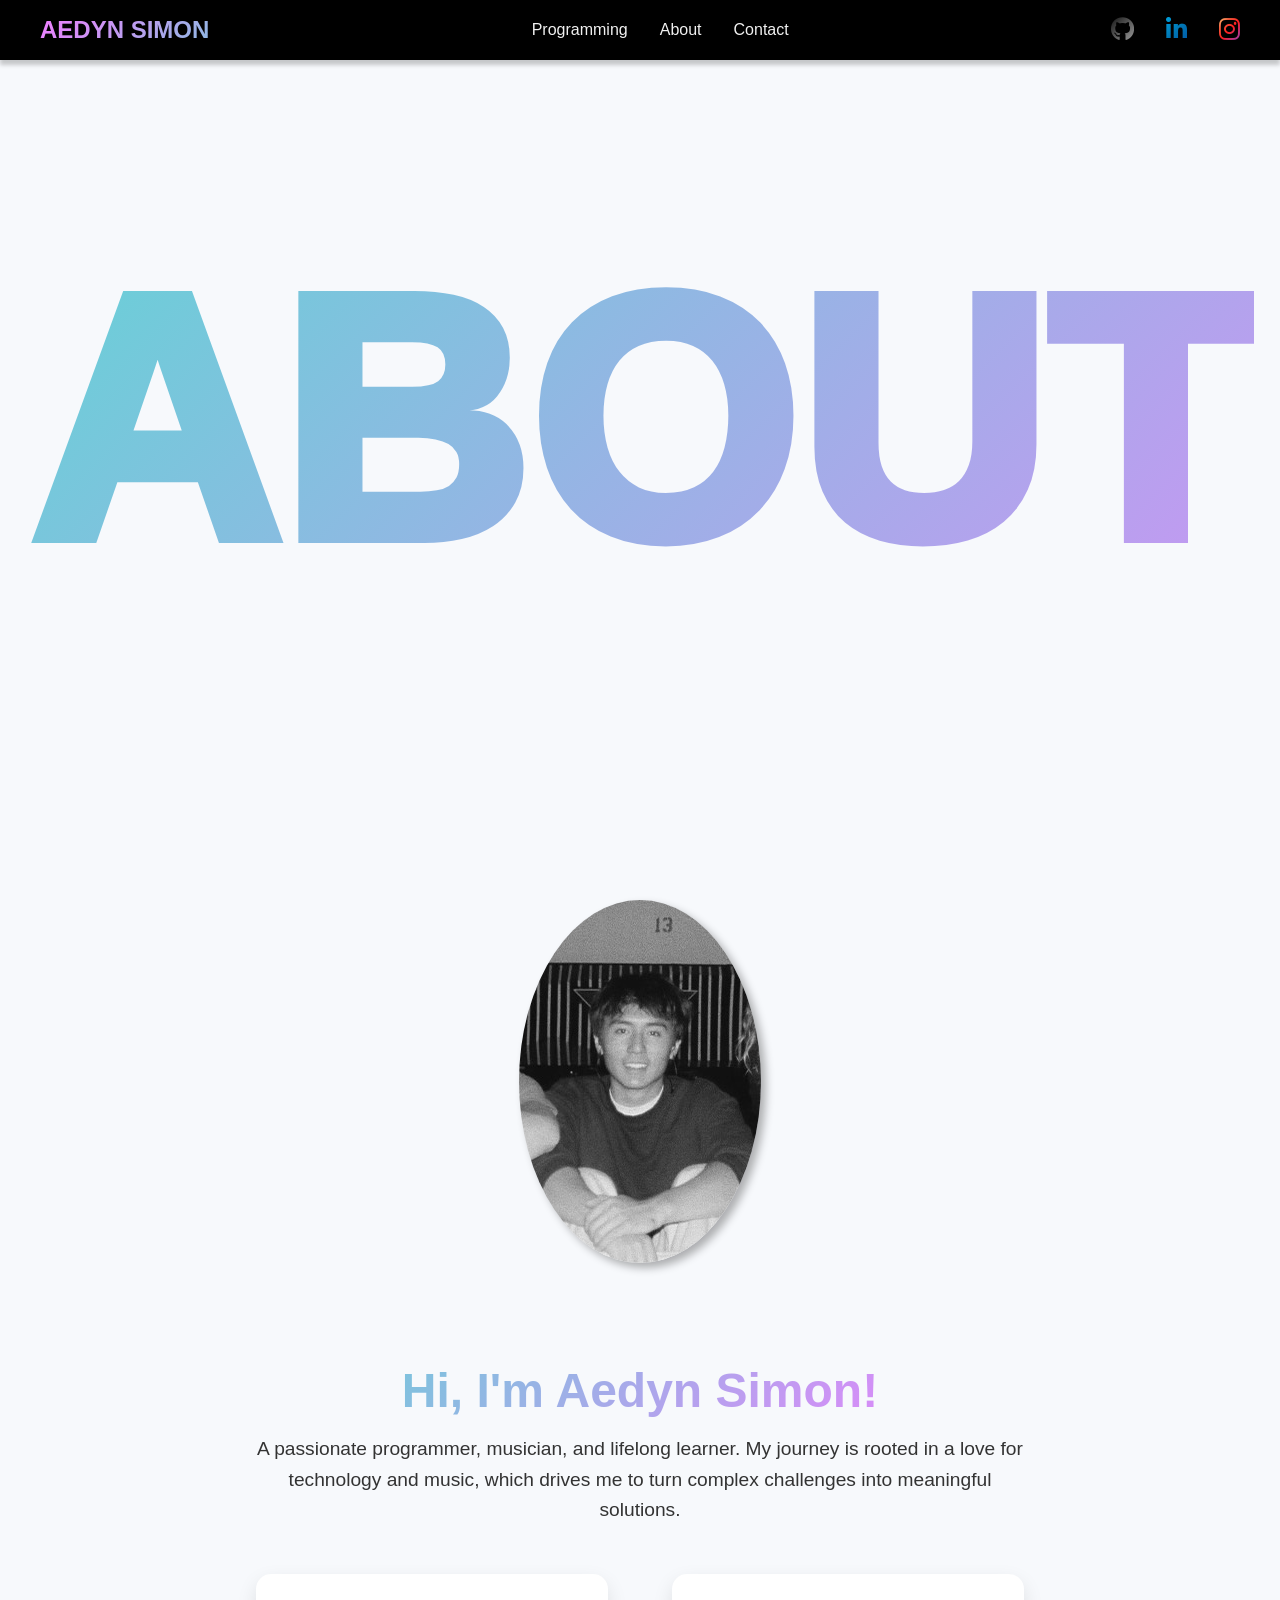
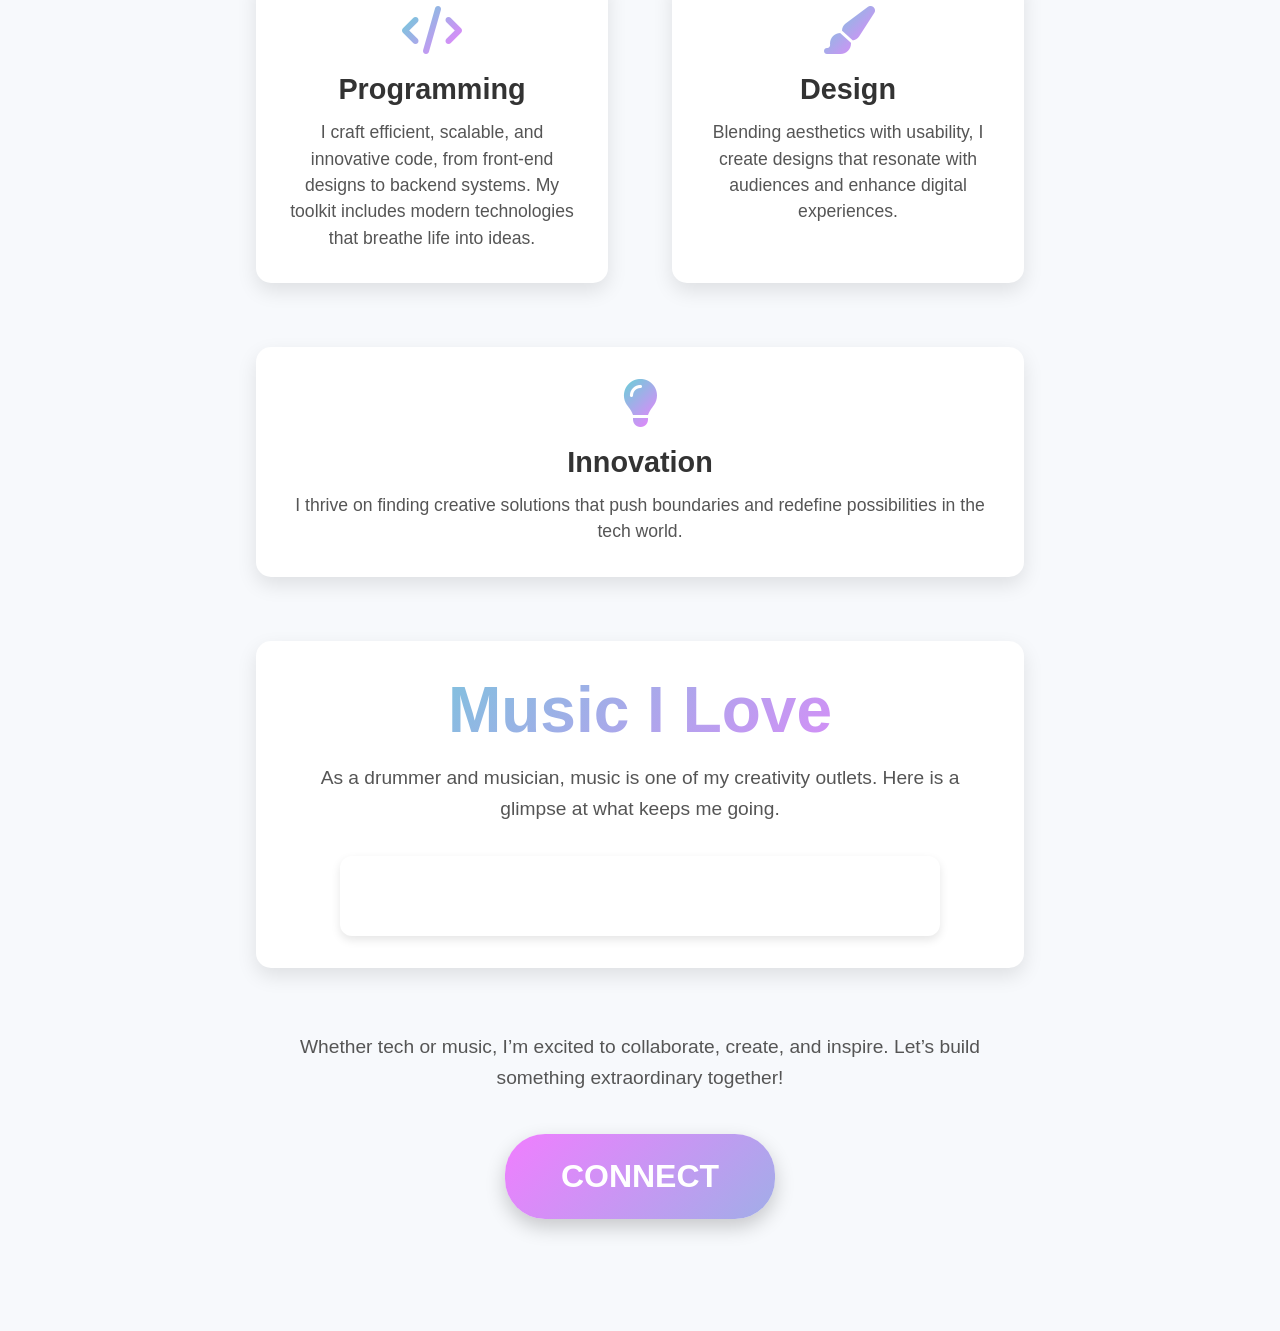
<file: about.html>
<!DOCTYPE html>
<html lang="en">
<head>
    <meta charset="UTF-8">
    <meta name="viewport" content="width=device-width, initial-scale=1.0">
    <title>About</title>
    <!-- Font Awesome CDN -->
    <link rel="stylesheet" href="https://cdnjs.cloudflare.com/ajax/libs/font-awesome/6.5.0/css/all.min.css">
    <link rel="stylesheet" href="css/style.css">
</head>
<body>
    <header>
        <div class="header-container">
            <div class="logo">
                <a href="index.html"><h1>AEDYN SIMON</h1></a>
            </div>
            <nav>
                <ul class="nav-links">
                    <li><a href="programming.html">Programming</a></li>
                    <li><a href="about.html">About</a></li>
                    <li><a href="contact.html">Contact</a></li>
                </ul>
            </nav>
            <div class="social-icons">
                <a href="https://github.com/AedynSimon" target="_blank" class="icon github">
                    <i class="fab fa-github"></i>
                </a>
                <a href="https://www.linkedin.com/in/aedynsimon/" target="_blank" class="icon linkedin">
                    <i class="fab fa-linkedin-in"></i>
                </a>
                <a href="https://www.instagram.com/aedyn_simon/" target="_blank" class="icon instagram">
                    <i class="fab fa-instagram"></i>
                </a>
            </div>
        </div>
    </header>

    <!-- About Head -->
    <main>
        <h1 class="about-head">ABOUT</h1>
    </main>

    <!-- About Section -->
    <section class="about-section">
        <div class="container">
            <div class="profile-image">
                <img src="images/profile-picture.jpeg" alt="Aedyn Simon" />
            </div>
            <div class="about-details">
                <h2 class="about-title">Hi, I'm Aedyn Simon!</h2>
                <p class="about-intro">
                    A passionate programmer, musician, and lifelong learner. My journey is rooted in a love for technology and music, which drives me to turn complex challenges into meaningful solutions.
                </p>
                <div class="about-highlights">
                    <div class="highlight">
                        <i class="fas fa-code"></i>
                        <h3>Programming</h3>
                        <p>
                            I craft efficient, scalable, and innovative code, from front-end designs to backend systems. My toolkit includes modern technologies that breathe life into ideas.
                        </p>
                    </div>
                    <div class="highlight">
                        <i class="fas fa-paint-brush"></i>
                        <h3>Design</h3>
                        <p>
                            Blending aesthetics with usability, I create designs that resonate with audiences and enhance digital experiences.
                        </p>
                    </div>
                    <div class="highlight">
                        <i class="fas fa-lightbulb"></i>
                        <h3>Innovation</h3>
                        <p>
                            I thrive on finding creative solutions that push boundaries and redefine possibilities in the tech world.
                        </p>
                    </div>
                </div>
    
                <!-- Music Section -->
                <div class="music-section">
                    <h2 class="music-title">Music I Love</h2>
                    <p class="music-description">
                        As a drummer and musician, music is one of my creativity outlets. Here is a glimpse at what keeps me going.
                    </p>
                    <div class="music-playlist">
                        <!-- Spotify Embed -->
                        <iframe 
                            style="border-radius:12px"
                            src="https://open.spotify.com/embed/playlist/2fyU5YJgPdbjCKRvuF96Qv?utm_source=generator"
                            width="100%"
                            height="352"
                            frameBorder="0"
                            allowfullscreen=""
                            allow="autoplay; clipboard-write; encrypted-media; fullscreen; picture-in-picture"
                            loading="lazy">
                        </iframe>
                    </div>
                </div>
    
                <p class="about-footer">
                    Whether tech or music, I’m excited to collaborate, create, and inspire. Let’s build something extraordinary together!
                </p>
                <a href="contact.html" class="cta-button">CONNECT</a>
            </div>
        </div>
    </section>

    <script src="script.js"></script>
</body>
</html>
</file>
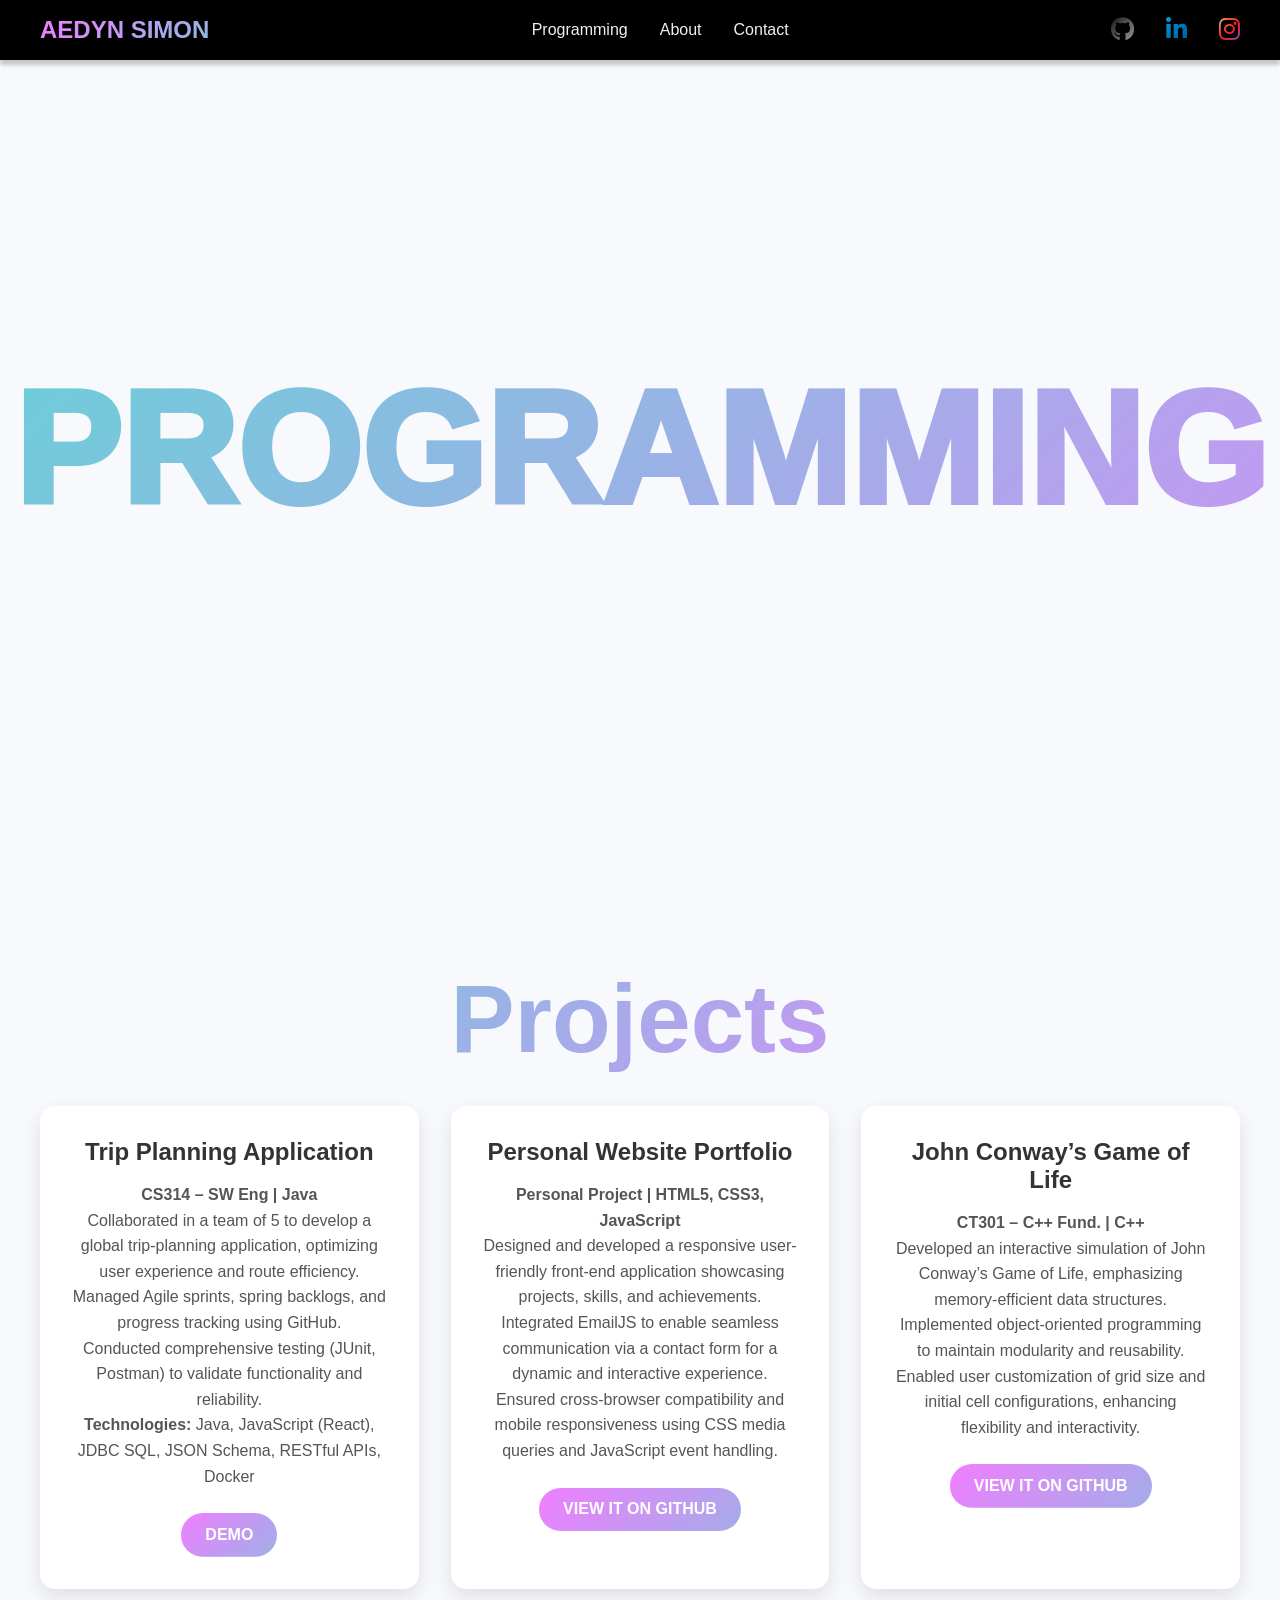
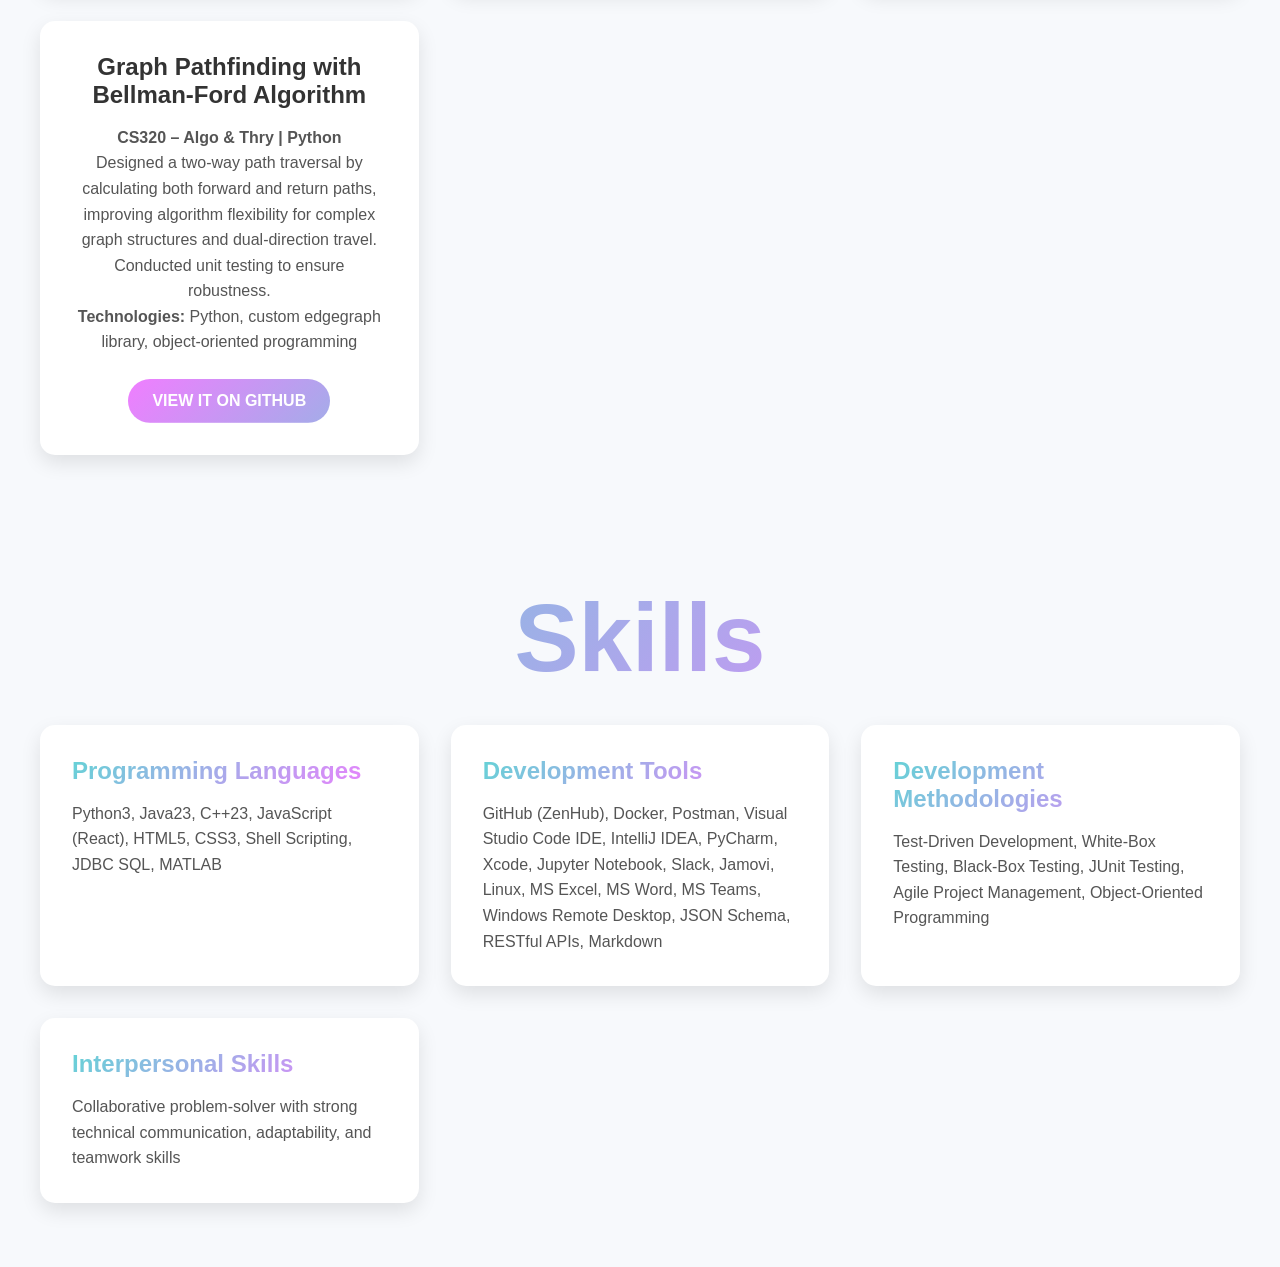
<file: programming.html>
<!DOCTYPE html>
<html lang="en">
<head>
    <meta charset="UTF-8">
    <meta name="viewport" content="width=device-width, initial-scale=1.0">
    <title>Projects</title>
    <!-- Font Awesome CDN -->
    <link rel="stylesheet" href="https://cdnjs.cloudflare.com/ajax/libs/font-awesome/6.5.0/css/all.min.css">
    <link rel="stylesheet" href="css/style.css">
</head>
<body>
    <header>
        <div class="header-container">
            <div class="logo">
                <a href="index.html"><h1>AEDYN SIMON</h1></a>
            </div>
            <nav>
                <ul class="nav-links">
                    <li><a href="programming.html">Programming</a></li>
                    <li><a href="about.html">About</a></li>
                    <li><a href="contact.html">Contact</a></li>
                </ul>
            </nav>
            <div class="social-icons">
                <a href="https://github.com/AedynSimon" target="_blank" class="icon github">
                    <i class="fab fa-github"></i>
                </a>
                <a href="https://www.linkedin.com/in/aedynsimon/" target="_blank" class="icon linkedin">
                    <i class="fab fa-linkedin-in"></i>
                </a>
                <a href="https://www.instagram.com/aedyn_simon/" target="_blank" class="icon instagram">
                    <i class="fab fa-instagram"></i>
                </a>
            </div>
        </div>
    </header>

    <!-- Programming Head -->
    <main>
        <h1 class="programming-head big-title">PROGRAMMING</h1>
    </main>

    <!-- Projects Section -->
    <section id="projects">
        <h2 class="programming-title">Projects</h2>
        <div class="projects-container">
            <!-- Trip Planning Application -->
            <div class="project-card">
                <h3>Trip Planning Application</h3>
                <p>
                    <strong>CS314 – SW Eng | Java</strong><br>
                    Collaborated in a team of 5 to develop a global trip-planning application, optimizing user experience and route efficiency.<br>
                    Managed Agile sprints, spring backlogs, and progress tracking using GitHub.<br>
                    Conducted comprehensive testing (JUnit, Postman) to validate functionality and reliability.<br>
                    <strong>Technologies:</strong> Java, JavaScript (React), JDBC SQL, JSON Schema, RESTful APIs, Docker
                </p>
                <a href="https://github.com" target="_blank" class="project-link">Demo</a>
            </div>
    
            <!-- Personal Website Portfolio -->
            <div class="project-card">
                <h3>Personal Website Portfolio</h3>
                <p>
                    <strong>Personal Project | HTML5, CSS3, JavaScript</strong><br>
                    Designed and developed a responsive user-friendly front-end application showcasing projects, skills, and achievements.<br>
                    Integrated EmailJS to enable seamless communication via a contact form for a dynamic and interactive experience.<br>
                    Ensured cross-browser compatibility and mobile responsiveness using CSS media queries and JavaScript event handling.
                </p>
                <a href="https://github.com/AedynSimon/Personal/tree/main/WebsitePortfolio" target="_blank" class="project-link">View It On GitHub</a>
            </div>
    
            <!-- John Conway’s Game of Life -->
            <div class="project-card">
                <h3>John Conway’s Game of Life</h3>
                <p>
                    <strong>CT301 – C++ Fund. | C++</strong><br>
                    Developed an interactive simulation of John Conway’s Game of Life, emphasizing memory-efficient data structures.<br>
                    Implemented object-oriented programming to maintain modularity and reusability.<br>
                    Enabled user customization of grid size and initial cell configurations, enhancing flexibility and interactivity.
                </p>
                <a href="https://github.com" target="_blank" class="project-link">View It On GitHub</a>
            </div>
    
            <!-- Graph Pathfinding with Bellman-Ford Algorithm -->
            <div class="project-card">
                <h3>Graph Pathfinding with Bellman-Ford Algorithm</h3>
                <p>
                    <strong>CS320 – Algo & Thry | Python</strong><br>
                    Designed a two-way path traversal by calculating both forward and return paths, improving algorithm flexibility for complex graph structures and dual-direction travel.<br>
                    Conducted unit testing to ensure robustness.<br>
                    <strong>Technologies:</strong> Python, custom edgegraph library, object-oriented programming
                </p>
                <a href="https://github.com" target="_blank" class="project-link">View It On GitHub</a>
            </div>
        </div>
    </section>

    <!-- Skills Section -->
    <section id="skills">
        <h2 class="skills-title">Skills</h2>
        <div class="skills-container">
            <div class="skill-category">
                <h3>Programming Languages</h3>
                <p>Python3, Java23, C++23, JavaScript (React), HTML5, CSS3, Shell Scripting, JDBC SQL, MATLAB</p>
            </div>
            <div class="skill-category">
                <h3>Development Tools</h3>
                <p>GitHub (ZenHub), Docker, Postman, Visual Studio Code IDE, IntelliJ IDEA, PyCharm, Xcode, Jupyter Notebook, Slack, Jamovi, Linux, MS Excel, MS Word, MS Teams, Windows Remote Desktop, JSON Schema, RESTful APIs, Markdown</p>
            </div>
            <div class="skill-category">
                <h3>Development Methodologies</h3>
                <p>Test-Driven Development, White-Box Testing, Black-Box Testing, JUnit Testing, Agile Project Management, Object-Oriented Programming</p>
            </div>
            <div class="skill-category">
                <h3>Interpersonal Skills</h3>
                <p>Collaborative problem-solver with strong technical communication, adaptability, and teamwork skills</p>
            </div>
        </div>
    </section>

    <script src="script.js"></script>
</body>
</html>
</file>
<file: css/style.css>
/* Reset and Basic Styles */
* {
    margin: 0;
    padding: 0;
    box-sizing: border-box;
}

body {
    background-color: #f7f9fc;
    color: #000;
    font-family: Arial, sans-serif;
    margin: 0;
    padding: 0;
}

/* Header Styles */
header {
    position: fixed;
    top: 0;
    width: 100%;
    background: #000;
    color: white;
    padding: 1rem;
    z-index: 1000;
    box-shadow: 0px 5px 4px rgba(0, 0, 0, 0.2);
}

.header-container {
    display: flex;
    justify-content: space-between;
    align-items: center;
    max-width: 1200px;
    margin: 0 auto;
}

/* Logo Styles */
.logo a {
    text-decoration: none;
}

.logo h1 {
    font-size: 1.5rem;
    color: #fff;
    font-weight: bold;
    margin: 0;
    position: relative;
    transition: transform 0.3s ease-in-out, background-position 0.5s ease-in-out;
    background-image: linear-gradient(135deg, #f07eff, #65d2d6);
    background-size: 150%;
    background-clip: text;
    -webkit-background-clip: text;
    -webkit-text-fill-color: transparent;
}

.logo h1:hover {
    transform: scale(1.05);
    background-position: 100%;
}

/* Navigation Styles */
nav ul {
    list-style-type: none;
    display: flex;
    justify-content: center;
    gap: 2rem;
    margin: 0;
    padding: 0;
}

.nav-links a {
    color: #f0f0f0;
    text-decoration: none;
    font-size: 1rem;
    position: relative;
    display: inline-block;
    transition: transform 0.3s ease-in-out, color 0.3s ease-in-out;
}

.nav-links a:hover {
    transform: scale(1.1);
    color: #ccc;
}

/* Social Icons */
.social-icons {
    display: flex;
    gap: 2rem;
}

.icon {
    font-size: 1.5rem;
    color: #fff;
    transition: transform 0.3s ease-in-out, color 0.3s;
    text-decoration: none;
}

.github {
    background: linear-gradient(135deg, #121212, #5c5c5c, #a1a1a1);
    background-clip: text;
    -webkit-background-clip: text;
    -webkit-text-fill-color: transparent;
}

.linkedin {
    background: -webkit-linear-gradient(135deg, #0055a4, #0077b5, #00a0dc);
    background-clip: text;
    -webkit-background-clip: text;
    -webkit-text-fill-color: transparent;
}

.instagram {
    background: -webkit-linear-gradient(135deg, #833ab4, #c13584, #fd1d1d, #f56040, #ffdc80);
    background-clip: text;
    -webkit-background-clip: text;
    -webkit-text-fill-color: transparent;
}

.icon:hover {
    transform: scale(1.2);
}

/* Home Page Styles */

/* Big AEDYN SIMON Name Styles */
main {
    height: 100vh;
    display: flex;
    justify-content: center;
    align-items: center;
    background-color: #f7f9fc;

    text-align: center;
    padding: 1rem;
}

/* Staggered AEDYN SIMON Name Styles */
.staggered-name {
    font-weight: 1000;
    text-transform: uppercase;
    margin: 0;
    line-height: 0.8;
}

.staggered-name .line-one {
    font-size: 26.5vw;
    background-image: linear-gradient(135deg, #65d2d6, #f07eff);
    transition: background-position 0.5s ease-in-out;
    background-size: 150%;
    background-clip: text;
    -webkit-background-clip: text;
    -webkit-text-fill-color: transparent;
    display: block;
    margin-left: -5vw;
}

.staggered-name .line-two {
    font-size: 26.5vw;
    background-image: linear-gradient(135deg, #65d2d6, #f07eff);
    transition: background-position 0.5s ease-in-out;
    background-size: 150%;
    background-clip: text;
    -webkit-background-clip: text;
    -webkit-text-fill-color: transparent;
    display: block;
    margin-left: 15vw;
}

.staggered-name .line-one:hover {
    background-position: 100%;
}

.staggered-name .line-two:hover {
    background-position: 100%;
}

/* Resume Section Styles */
.resume-section {
    display: flex;
    justify-content: center;
    align-items: center;
    height: 30vh;
    background-color: #f7f9fc;
    padding: 2rem;
}

/* Resume Button Styles */
.resume-button {
    background-image: linear-gradient(135deg, #f07eff, #65d2d6);
    color: #fff;
    font-size: 2rem;
    font-weight: bold;
    text-transform: uppercase;
    border: none;
    border-radius: 40px;
    padding: 1.5rem 3rem;
    cursor: pointer;
    background-size: 200%;
    background-position: 0%;
    transition: transform 0.3s ease-in-out, box-shadow 0.3s ease-in-out, background-position 1s ease-in-out;
    box-shadow: 4px 4px 10px rgba(0, 0, 0, 0.2);
    margin-top: -8rem;
}

.resume-button:hover {
    transform: scale(1.1);
    box-shadow: 0px 6px 15px rgba(0, 0, 0, 0.3);
    background-position: 100%;
}

.resume-button:active {
    transform: scale(1.05);
    box-shadow: 3px 3px 8px rgba(0, 0, 0, 0.3);
}

/* Programming Section Styles */

/* Programming Head Styles */
.programming-head {
    font-size: clamp(5rem, 12.5vw, 50rem); /* Dynamically resizes based on screen */
    font-weight: 1000;
    margin: 0;
    height: 50vh;
    display: flex;
    justify-content: center;
    align-items: center;
    text-transform: uppercase;
    background-image: linear-gradient(135deg, #65d2d6, #f07eff);
    transition: background-position 0.5s ease-in-out;
    background-size: 150%;
    background-clip: text;
    -webkit-background-clip: text;
    -webkit-text-fill-color: transparent;
    text-align: center;
}

.programming-head:hover {
    background-position: 100%;
}

#projects {
    padding: 4rem 2rem;
    background-color: #f7f9fc;
    text-align: center;
}

.programming-title {
    font-size: clamp(1rem, 10vw, 6rem);
    font-weight: bold;
    margin-bottom: 2rem;
    background: linear-gradient(135deg, #65d2d6, #f07eff);
    background-clip: text;
    -webkit-background-clip: text;
    -webkit-text-fill-color: transparent;
}

.projects-container {
    display: grid;
    grid-template-columns: repeat(auto-fit, minmax(300px, 1fr));
    gap: 2rem;
    max-width: 1200px;
    margin: 0 auto;
}

.project-card {
    background: #fff;
    border-radius: 15px;
    padding: 2rem;
    box-shadow: 0px 8px 20px rgba(0, 0, 0, 0.1);
    transition: transform 0.3s ease-in-out, box-shadow 0.3s ease-in-out;
}

.project-card h3 {
    font-size: 1.5rem;
    margin-bottom: 1rem;
    color: #333;
}

.project-card p {
    font-size: 1rem;
    color: #555;
    margin-bottom: 1.5rem;
    line-height: 1.6;
}

.project-link {
    display: inline-block;
    font-size: 1rem;
    font-weight: bold;
    text-transform: uppercase;
    padding: 0.8rem 1.5rem;
    border-radius: 30px;
    background: linear-gradient(135deg, #f07eff, #65d2d6);
    color: #fff;
    text-decoration: none;
    transition: transform 0.3s ease-in-out, box-shadow 0.3s ease-in-out, background-position 1s ease-in-out;
    background-size: 200%;
    background-position: 0%;
}

.project-card:hover {
    transform: scale(1.05);
    box-shadow: 0px 10px 30px rgba(0, 0, 0, 0.15);
}

.project-link:hover {
    transform: scale(1.1);
    box-shadow: 0px 6px 15px rgba(0, 0, 0, 0.3);
    background-position: 100%;
}

/* Skills Section Styles */
#skills {
    padding: 4rem 2rem;
    background-color: #f7f9fc;
    text-align: center;
}

.skills-title {
    font-size: clamp(1rem, 10vw, 6rem);
    font-weight: bold;
    margin-bottom: 2rem;
    background: linear-gradient(135deg, #65d2d6, #f07eff);
    background-clip: text;
    -webkit-background-clip: text;
    -webkit-text-fill-color: transparent;
}

.skills-container {
    display: grid;
    grid-template-columns: repeat(auto-fit, minmax(300px, 1fr));
    gap: 2rem;
    max-width: 1200px;
    margin: 0 auto;
    text-align: left;
}

.skill-category {
    background: #fff;
    border-radius: 15px;
    padding: 2rem;
    box-shadow: 0px 8px 20px rgba(0, 0, 0, 0.1);
    transition: transform 0.3s ease-in-out, box-shadow 0.3s ease-in-out;
}

.skill-category:hover {
    transform: scale(1.05);
    box-shadow: 0px 10px 25px rgba(0, 0, 0, 0.15);
}

.skill-category h3 {
    font-size: 1.5rem;
    margin-bottom: 1rem;
    color: #333;
    background: linear-gradient(135deg, #65d2d6, #f07eff);
    background-clip: text;
    -webkit-background-clip: text;
    -webkit-text-fill-color: transparent;
}

.skill-category p {
    font-size: 1rem;
    color: #555;
    line-height: 1.6;
    margin: 0;
}

/* About Page Styles */

/* About Title Section */
.about-head {
    font-size: clamp(10rem, 27vw, 50rem);
    font-weight: 1000;
    height: 50vh;
    margin: 0;
    background-image: linear-gradient(135deg, #65d2d6, #f07eff);
    transition: background-position 0.5s ease-in-out;
    background-size: 150%;
    background-clip: text; 
    -webkit-background-clip: text;
    -webkit-text-fill-color: transparent;
    display: block;
}

.about-head:hover {
    background-position: 100%;
}

/* Enhanced About Section Styles with Profile Image Centered */
.about-section {
    position: relative;
    display: flex;
    justify-content: center;
    align-items: center;
    flex-direction: column;
    min-height: 100vh;
    padding: 6rem 10rem;
    background-color: #f7f9fc;
    text-align: center;
    max-width: 1400px;
    margin: 0 auto;
}

.container {
    max-width: 1200px;
    width: 90%;
    display: flex;
    flex-direction: column;
    align-items: center;
    gap: 3rem;
    justify-content: center; 
    height: auto;
}

.profile-image {
    position: relative;
    margin-bottom: 2rem;
    margin-top: -6rem;
}

.profile-image img {
    width: 100%;
    max-width: 250px;
    height: auto;
    border-radius: 50%;
    box-shadow: 5px 5px 8px rgba(0, 0, 0, 0.3);
    transition: transform 0.3s ease-in-out;
}

.profile-image img:hover {
    transform: scale(1.05);
}

.about-details {
    width: 100%;
    max-width: 800px;
    text-align: center;
    padding: 1rem;
    
}

.about-title {
    font-size: clamp(2rem, 4vw, 3rem);
    font-weight: bold;
    background: linear-gradient(135deg, #65d2d6, #f07eff);
    background-clip: text;
    -webkit-background-clip: text;
    -webkit-text-fill-color: transparent;
    margin-bottom: 1rem;
}

.about-intro {
    font-size: clamp(1rem, 1.5vw, 1.3rem);
    margin-bottom: 2.5rem;
    color: #333;
    line-height: 1.6;
}

.about-highlights {
    display: flex;
    flex-wrap: wrap;
    justify-content: center;
    gap: 4rem;
    margin: 3rem 0;
    max-width: 1000px;
}

.highlight {
    flex: 1 1 calc(30% - 1rem);
    text-align: center;
    padding: 2rem;
    background: #fff;
    border-radius: 15px;
    box-shadow: 0px 8px 20px rgba(0, 0, 0, 0.1);
    transition: transform 0.3s ease-in-out, box-shadow 0.3s ease-in-out;
}

.highlight:hover {
    transform: scale(1.05);
    box-shadow: 0px 10px 25px rgba(0, 0, 0, 0.15);
}

.highlight i {
    font-size: 3rem;
    margin-bottom: 1.2rem;
    background: linear-gradient(135deg, #65d2d6, #f07eff);
    background-clip: text;
    -webkit-background-clip: text;
    -webkit-text-fill-color: transparent;
}

.highlight h3 {
    font-size: 1.8rem;
    margin-bottom: 0.8rem;
    color: #333;
}

.highlight p {
    font-size: 1.1rem;
    color: #555;
    line-height: 1.5;
}

.about-footer {
    font-size: 1.2rem;
    color: #555;
    margin-bottom: 2.5rem;
    line-height: 1.6;
}

/* Music Section Styles */
.music-section {
    margin: 4rem 0; 
    text-align: center;
    background: #ffffff;
    padding: 2rem;
    border-radius: 15px;
    box-shadow: 0px 8px 20px rgba(0, 0, 0, 0.1);
}

.music-title {
    font-size: 4rem;
    font-weight: bold;
    margin-bottom: 1rem;
    background: linear-gradient(135deg, #65d2d6, #f07eff);
    background-clip: text;
    -webkit-background-clip: text;
    -webkit-text-fill-color: transparent;
}

.music-description {
    font-size: 1.2rem;
    margin-bottom: 2rem;
    color: #555;
    line-height: 1.6;
}

.music-playlist {
    display: flex;
    flex-direction: column;
    gap: 1.5rem;
    align-items: center;
    justify-content: center;
}

.music-playlist iframe {
    width: 100%;
    max-width: 600px;
    height: 80px;
    border-radius: 10px;
    border: none;
    box-shadow: 0px 4px 10px rgba(0, 0, 0, 0.1);
}

.cta-button {
    font-size: 2rem;
    font-weight: bold;
    text-transform: uppercase;
    padding: 1.5rem 3.5rem;
    border-radius: 40px;
    background: linear-gradient(135deg, #f07eff, #65d2d6);
    background-size: 200%;
    background-position: 0%;
    color: #fff;
    text-decoration: none;
    transition: transform 0.3s ease-in-out, box-shadow 0.3s ease-in-out, background-position 1s ease-in-out;
    box-shadow: 0px 8px 20px rgba(0, 0, 0, 0.2);
    display: inline-block;
}

.cta-button:hover {
    transform: scale(1.1);
    box-shadow: 0px 12px 30px rgba(0, 0, 0, 0.3);
    background-position: 100%;
}

/* Contact Page Styles */

/* Social Contact Section */
#social-contact {
    padding: 4rem 2.5rem;
    text-align: center;
}

#social-contact h2 {
    font-size: clamp(3.5rem, 10vw, 20em);
    font-weight: bold;
    background: -webkit-linear-gradient(135deg, #65d2d6, #f07eff);
    background-size: 150%;
    transition: background-position 0.5s ease-in-out;
    background-clip: text;
    -webkit-background-clip: text;
    -webkit-text-fill-color: transparent;
    margin-top: -1rem;
    margin-bottom: 1rem;
}


#social-contact h2:hover {
    background-position: 100%;
}

#social-contact p {
    font-size: clamp(1.1rem, 2vw, 1.5rem);
    background: -webkit-linear-gradient(135deg, #717171, #333);
    background-clip: text;
    -webkit-background-clip: text;
    -webkit-text-fill-color: transparent;
    margin-bottom: 2rem;
}

#social-contact .social-media-icons {
    display: flex;
    justify-content: center;
    gap: 4rem;
    padding: 2rem 2rem;
    box-shadow: 0px 4px 10px rgba(0, 0, 0, 0.15);
    border-radius: 20px;
    max-width: 500px;
    margin: 0 auto;
}

#social-contact .icon {
    font-size: clamp(3rem, 6vw, 8rem);
    color: #000;
    transition: transform 0.3s ease-in-out, color 0.3s;
}

/* Email Contact Section */
#email-contact {
    padding: 4rem 2rem;
    text-align: center;
    background-color: #f9f9f9;
}

#email-contact h2 {
    font-size: clamp(2rem, 5vw, 3rem);
    font-weight: 300;
    margin-bottom: 2rem;
    background: -webkit-linear-gradient(135deg, #717171, #333);
    background-clip: text;
    -webkit-background-clip: text;
    -webkit-text-fill-color: transparent;
}

.contact-form {
    max-width: 600px;
    margin: 0 auto;
    display: flex;
    flex-direction: column;
    gap: 1rem;
}

.contact-form input,
.contact-form textarea {
    width: 100%;
    padding: 1rem;
    border: 1px solid #ddd;
    border-radius: 5px;
    font-size: clamp(0.9rem, 2vw, 1rem);
    transition: border-color 0.3s ease-in-out;
    box-shadow: 3px 3px 8px rgba(0, 0, 0, 0.2);
}

.contact-form button {
    font-size: clamp(1rem, 3vw, 4rem);
    font-weight: bold;
    background-image: linear-gradient(135deg, #f07eff, #65d2d6);
    color: #fff;
    padding: 1rem 2rem;
    border: none;
    border-radius: 30px;
    cursor: pointer;
    transition: transform 0.3s ease-in-out, box-shadow 0.3s ease-in-out, background-position 1s ease-in-out;
    box-shadow: 4px 4px 10px rgba(0, 0, 0, 0.2);
    background-size: 200%;
    background-position: 0%;
    margin-top: 1rem;
}

.contact-form button:hover {
    transform: scale(1.05);
    box-shadow: 0px 6px 15px rgba(0, 0, 0, 0.3);
    background-position: 100%;
}

/* Gradient Animation */
@keyframes gradientMove {
    from {
        background-position: 0%;
    }
    to {
        background-position: 100%;
    }
}

/* Responsive Adjustments for Home Page */
@media (max-width: 1200px) {
    .staggered-name .line-one,
    .staggered-name .line-two {
        font-size: 26.5vw;
    }
    .staggered-name .line-one {
        margin-left: -5vw;
    }
    .staggered-name .line-two {
        margin-left: 15vw;
    }
}

@media (max-width: 768px) {
    .staggered-name .line-one,
    .staggered-name .line-two {
        font-size: 26.5vw;
    }
    .staggered-name .line-one {
        margin-left: -5vw;
    }
    .staggered-name .line-two {
        margin-left: 15vw;
    }
}

/* Responsive Profile Image for Medium Screens */
@media (max-width: 768px) {
    .profile-image img {
        width: 200px;
    }
}

/* Responsive Profile Image for Small Screens */
@media (max-width: 480px) {
    .profile-image img {
        width: 120px;
    }
}

/* Responsive Adjustments Contact Page */
@media (max-width: 1200px) {
    #social-contact h2 {
        font-size: clamp(3.5rem, 10vw, 20em);
    }
    #social-contact p {
        font-size: clamp(1.1rem, 2vw, 1.5rem);
    }
    #social-contact .icon {
        font-size: clamp(3rem, 6vw, 8rem);
    }
    #email-contact h2 {
        font-size: clamp(2rem, 5vw, 3rem);
    }
    .contact-form input,
    .contact-form textarea {
        font-size: clamp(0.9rem, 2vw, 1rem);
    }
    .contact-form button {
        font-size: clamp(1rem, 2.5vw, 1.2rem);
        padding: 0.8rem 1.5rem;
    }
}

@media (max-width: 768px) {
    #social-contact h2 {
        font-size: clamp(3.5rem, 10vw, 20em);
    }
    #social-contact p {
        font-size: clamp(1.1rem, 2vw, 1.5rem);
    }
    #social-contact .icon {
        font-size: clamp(3rem, 6vw, 8rem);
    }
    #email-contact h2 {
        font-size: clamp(2rem, 5vw, 3rem);
    }
    .contact-form input,
    .contact-form textarea {
        font-size: clamp(0.9rem, 2vw, 1rem);
    }
    .contact-form button {
        font-size: clamp(1rem, 2.5vw, 1.2rem);
        padding: 0.7rem 1.2rem;
    }
}

@media (max-width: 480px) {
    #social-contact h2 {
        font-size: clamp(3.5rem, 10vw, 20em);
    }
    #social-contact p {
        font-size: clamp(1.1rem, 2vw, 1.5rem);
    }
    #social-contact .icon {
        font-size: clamp(3rem, 6vw, 8rem);
    }
    #email-contact h2 {
        font-size: clamp(2rem, 5vw, 3rem);
    }
    .contact-form input,
    .contact-form textarea {
        font-size: clamp(0.9rem, 2vw, 1rem);
    }
    .contact-form button {
        font-size: clamp(1rem, 2.5vw, 1.2rem);
        padding: 0.6rem 1rem;
    }
}
</file>
